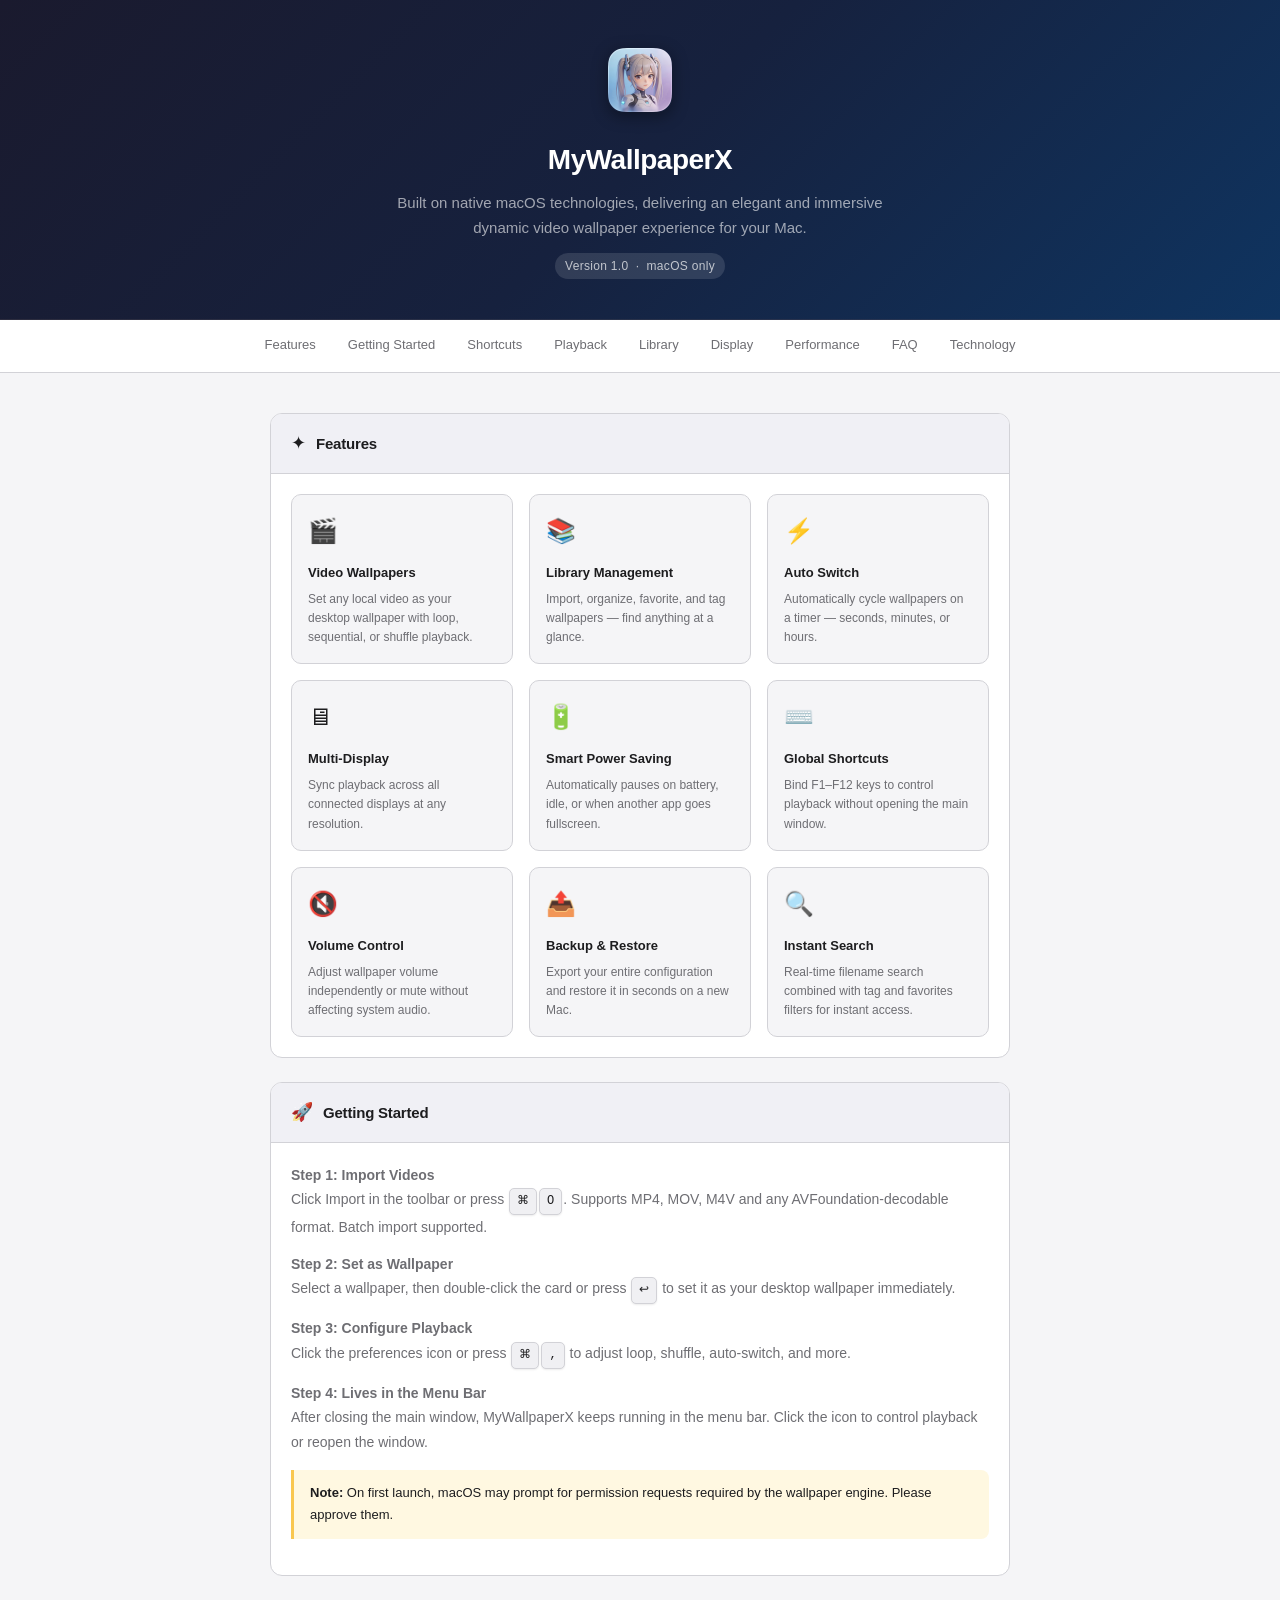
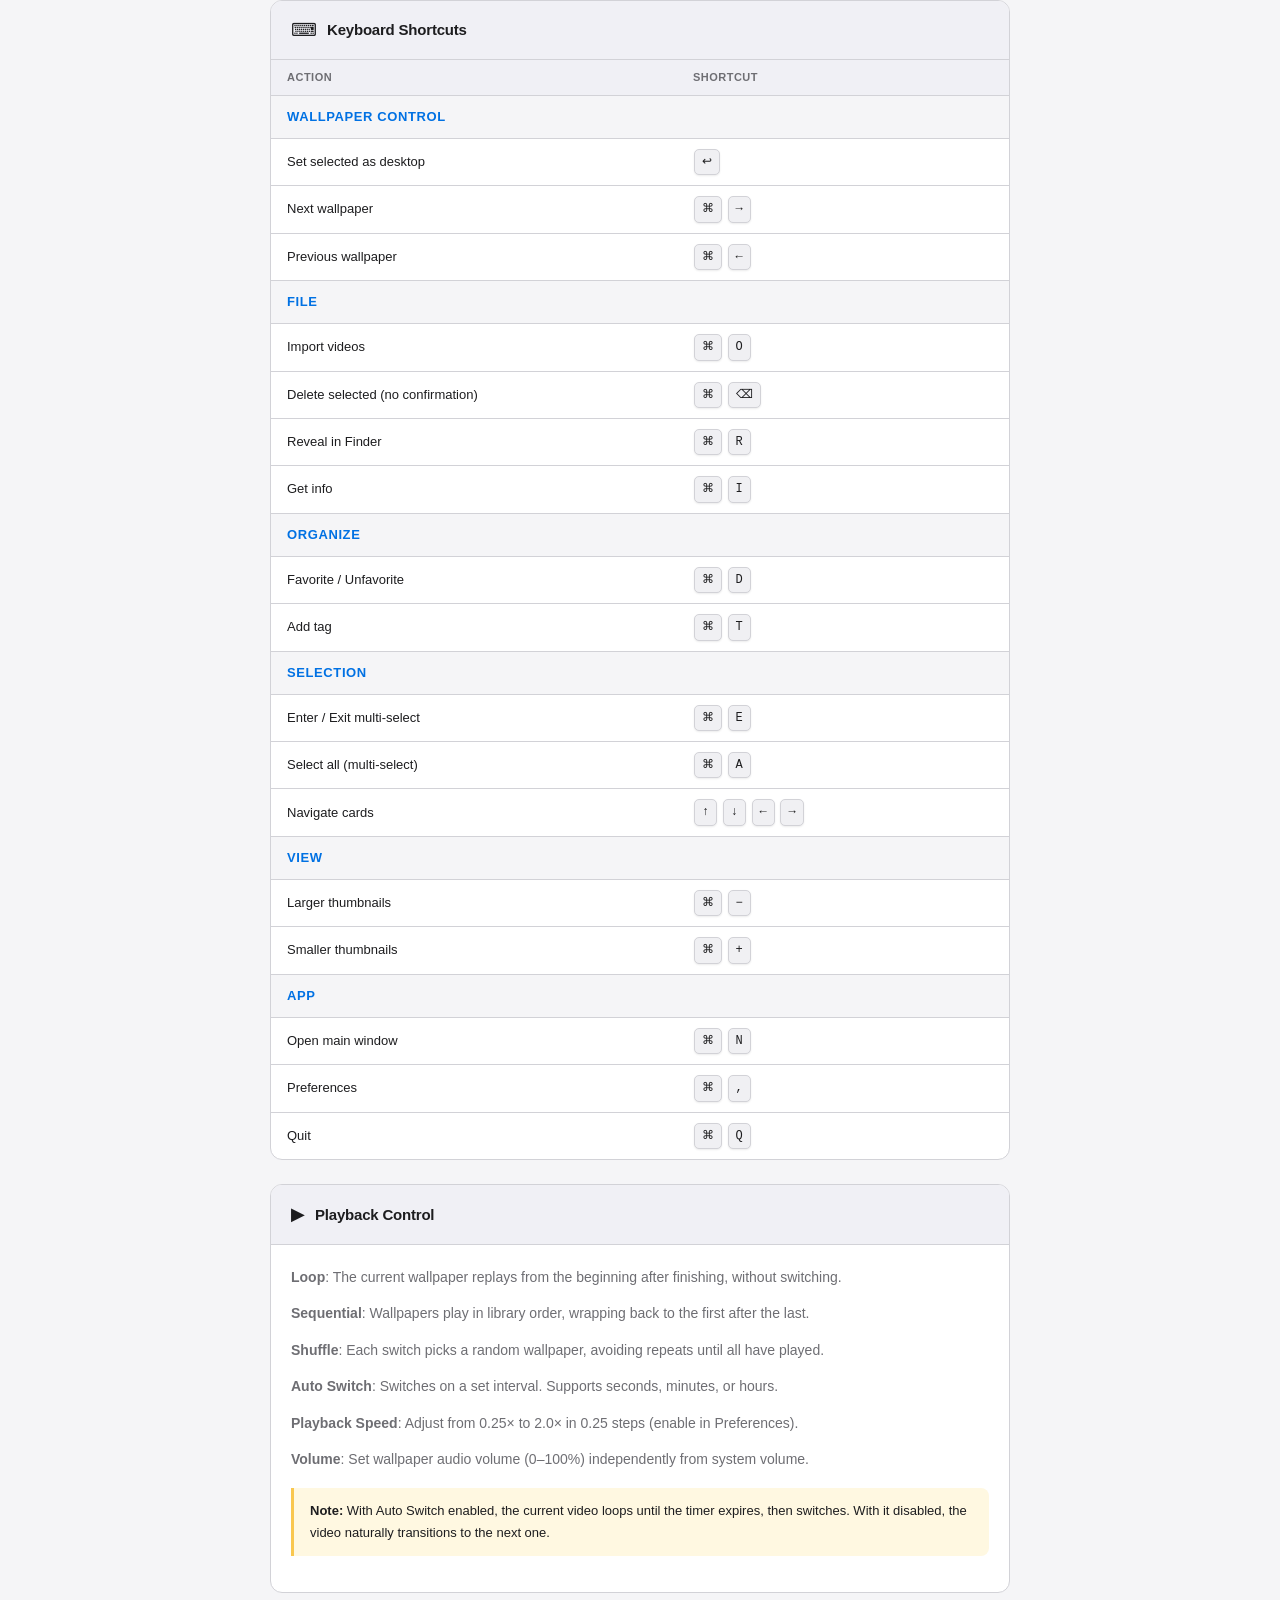
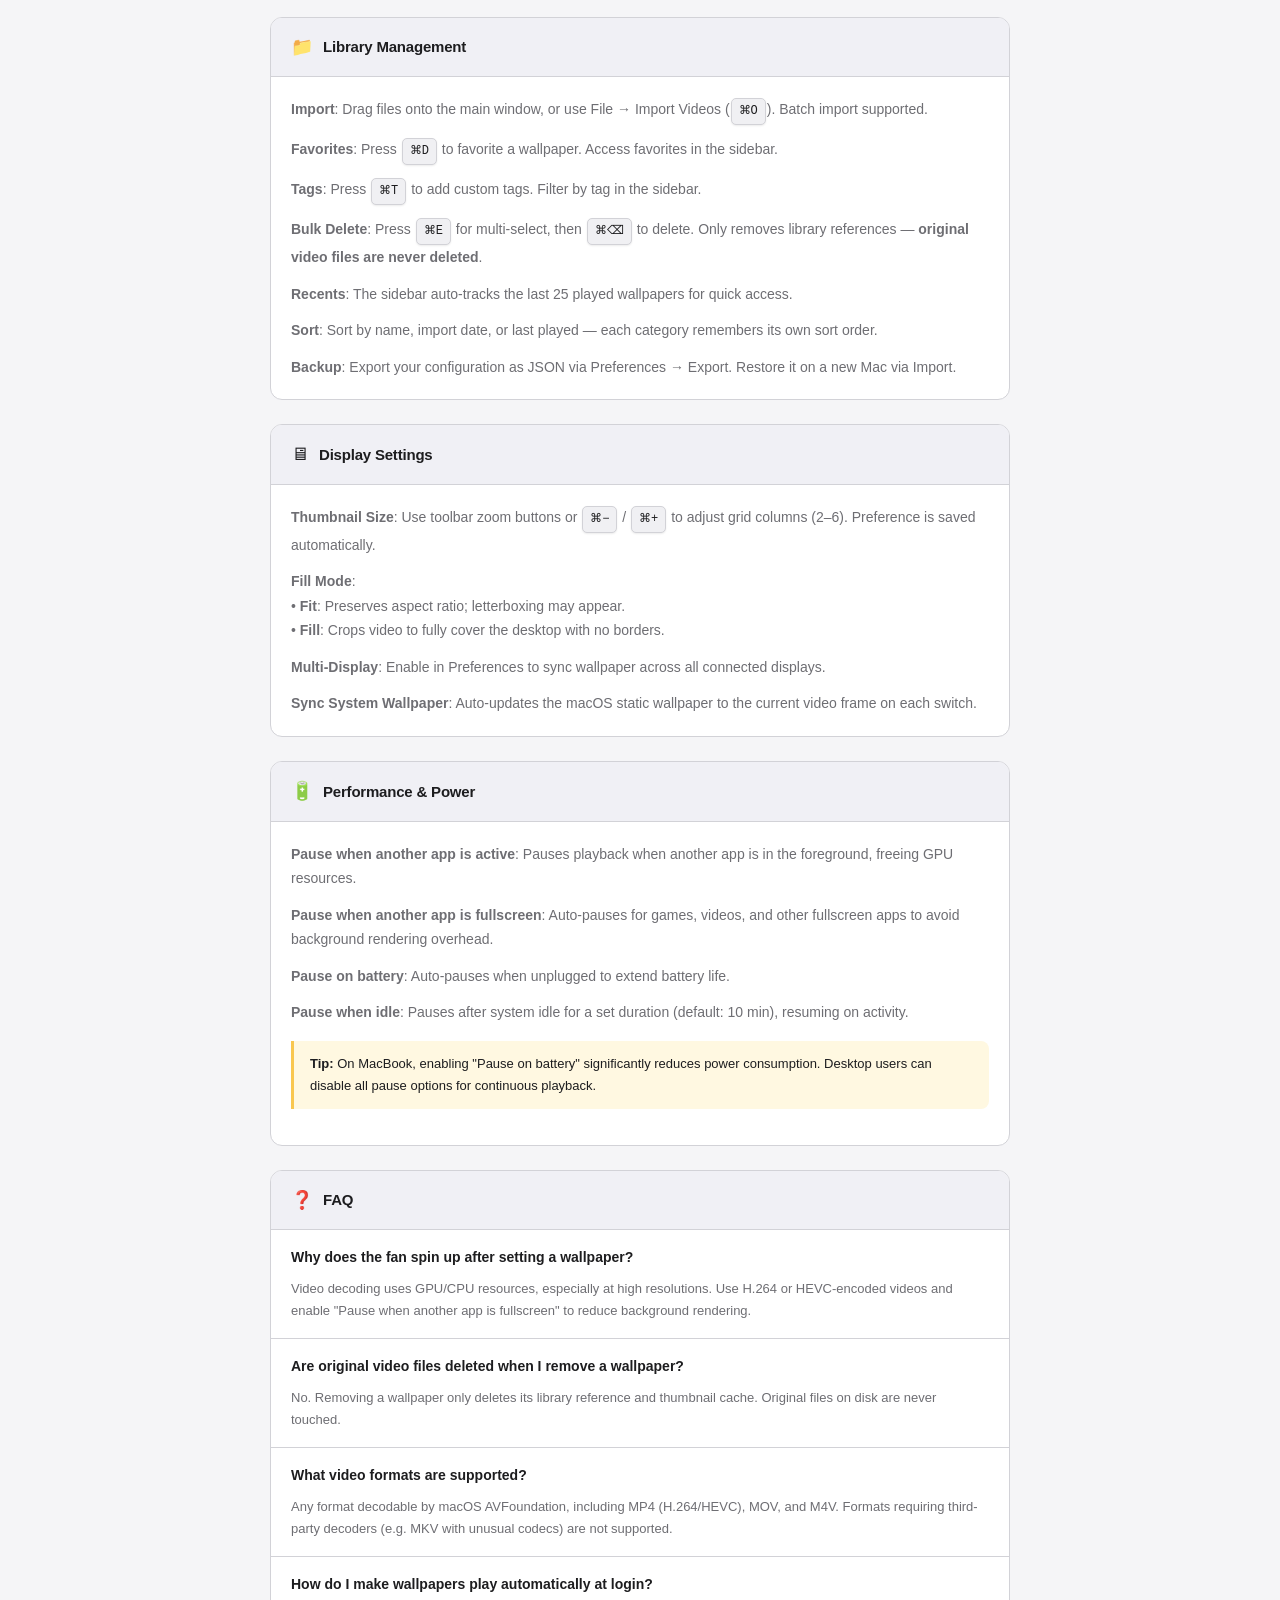
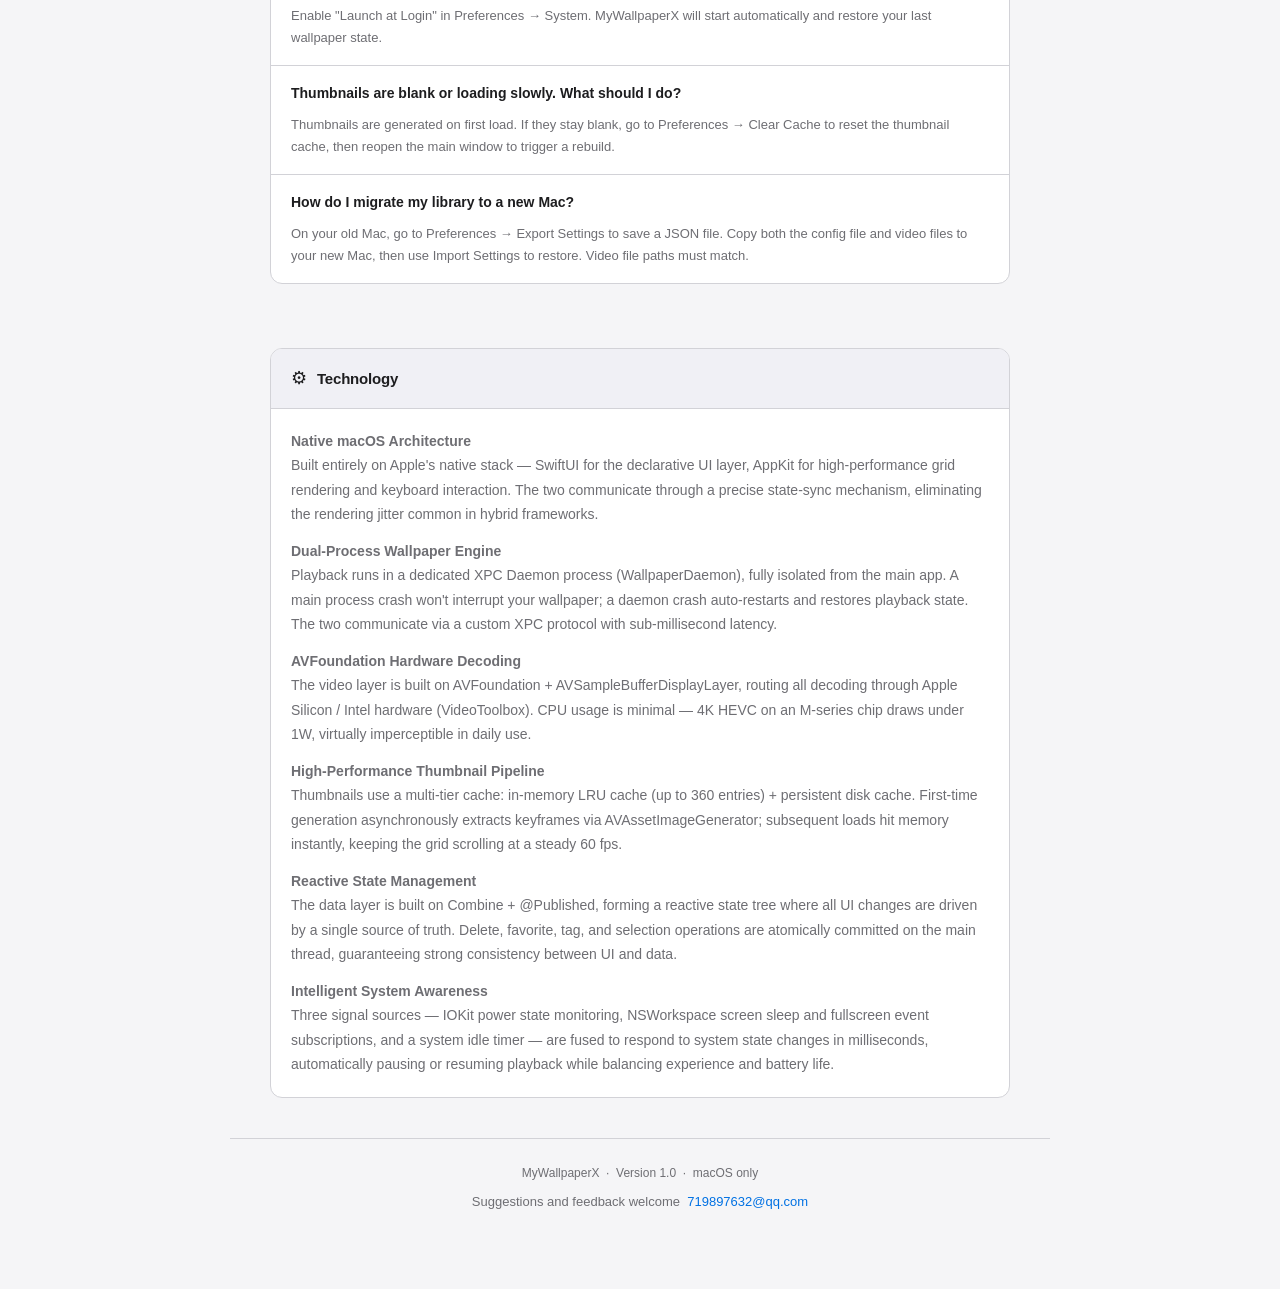
<file: MyWallpaperXHelp/en.lproj/index.html>
<!DOCTYPE html>
<html lang="en">
<head>
    <meta charset="UTF-8">
    <meta name="viewport" content="width=device-width, initial-scale=1.0">
    <meta name="AppleTitle" content="MyWallpaperX Help">
    <title>MyWallpaperX Help</title>
    <link rel="stylesheet" href="styles.css">
</head>
<body>

<div class="help-header">
    <img class="app-icon" src="icon.png" alt="MyWallpaperX">
    <h1>MyWallpaperX</h1>
    <div class="subtitle">Built on native macOS technologies, delivering an elegant and immersive<br>dynamic video wallpaper experience for your Mac.</div>
    <div class="version-badge">Version 1.0 &nbsp;·&nbsp; macOS only</div>
</div>

<nav class="toc">
    <a href="#features">Features</a>
    <a href="#getting-started">Getting Started</a>
    <a href="#shortcuts">Shortcuts</a>
    <a href="#playback">Playback</a>
    <a href="#library">Library</a>
    <a href="#display">Display</a>
    <a href="#performance">Performance</a>
    <a href="#faq">FAQ</a>
    <a href="#tech">Technology</a>
</nav>

<div class="content">

<div id="features" class="section">
    <div class="section-header"><span class="icon">✦</span><h2>Features</h2></div>
    <div class="feature-grid">
        <div class="feature-card"><span class="feature-icon">🎬</span><h3>Video Wallpapers</h3><p>Set any local video as your desktop wallpaper with loop, sequential, or shuffle playback.</p></div>
        <div class="feature-card"><span class="feature-icon">📚</span><h3>Library Management</h3><p>Import, organize, favorite, and tag wallpapers — find anything at a glance.</p></div>
        <div class="feature-card"><span class="feature-icon">⚡</span><h3>Auto Switch</h3><p>Automatically cycle wallpapers on a timer — seconds, minutes, or hours.</p></div>
        <div class="feature-card"><span class="feature-icon">🖥</span><h3>Multi-Display</h3><p>Sync playback across all connected displays at any resolution.</p></div>
        <div class="feature-card"><span class="feature-icon">🔋</span><h3>Smart Power Saving</h3><p>Automatically pauses on battery, idle, or when another app goes fullscreen.</p></div>
        <div class="feature-card"><span class="feature-icon">⌨️</span><h3>Global Shortcuts</h3><p>Bind F1–F12 keys to control playback without opening the main window.</p></div>
        <div class="feature-card"><span class="feature-icon">🔇</span><h3>Volume Control</h3><p>Adjust wallpaper volume independently or mute without affecting system audio.</p></div>
        <div class="feature-card"><span class="feature-icon">📤</span><h3>Backup &amp; Restore</h3><p>Export your entire configuration and restore it in seconds on a new Mac.</p></div>
        <div class="feature-card"><span class="feature-icon">🔍</span><h3>Instant Search</h3><p>Real-time filename search combined with tag and favorites filters for instant access.</p></div>
    </div>
</div>

<div id="getting-started" class="section">
    <div class="section-header"><span class="icon">🚀</span><h2>Getting Started</h2></div>
    <div class="section-body">
        <p><strong>Step 1: Import Videos</strong><br>Click Import in the toolbar or press <span class="key">⌘</span><span class="key">O</span>. Supports MP4, MOV, M4V and any AVFoundation-decodable format. Batch import supported.</p>
        <p><strong>Step 2: Set as Wallpaper</strong><br>Select a wallpaper, then double-click the card or press <span class="key">↩</span> to set it as your desktop wallpaper immediately.</p>
        <p><strong>Step 3: Configure Playback</strong><br>Click the preferences icon or press <span class="key">⌘</span><span class="key">,</span> to adjust loop, shuffle, auto-switch, and more.</p>
        <p><strong>Step 4: Lives in the Menu Bar</strong><br>After closing the main window, MyWallpaperX keeps running in the menu bar. Click the icon to control playback or reopen the window.</p>
        <div class="note-box"><strong>Note:</strong> On first launch, macOS may prompt for permission requests required by the wallpaper engine. Please approve them.</div>
    </div>
</div>

<div id="shortcuts" class="section">
    <div class="section-header"><span class="icon">⌨</span><h2>Keyboard Shortcuts</h2></div>
    <table class="shortcut-table">
        <thead><tr><th style="width:55%">Action</th><th>Shortcut</th></tr></thead>
        <tbody>
            <tr><td class="shortcut-group" colspan="2">Wallpaper Control</td></tr>
            <tr><td class="action">Set selected as desktop</td><td class="keys"><span class="key">↩</span></td></tr>
            <tr><td class="action">Next wallpaper</td><td class="keys"><span class="key">⌘</span> <span class="key">→</span></td></tr>
            <tr><td class="action">Previous wallpaper</td><td class="keys"><span class="key">⌘</span> <span class="key">←</span></td></tr>
            <tr><td class="shortcut-group" colspan="2">File</td></tr>
            <tr><td class="action">Import videos</td><td class="keys"><span class="key">⌘</span> <span class="key">O</span></td></tr>
            <tr><td class="action">Delete selected (no confirmation)</td><td class="keys"><span class="key">⌘</span> <span class="key">⌫</span></td></tr>
            <tr><td class="action">Reveal in Finder</td><td class="keys"><span class="key">⌘</span> <span class="key">R</span></td></tr>
            <tr><td class="action">Get info</td><td class="keys"><span class="key">⌘</span> <span class="key">I</span></td></tr>
            <tr><td class="shortcut-group" colspan="2">Organize</td></tr>
            <tr><td class="action">Favorite / Unfavorite</td><td class="keys"><span class="key">⌘</span> <span class="key">D</span></td></tr>
            <tr><td class="action">Add tag</td><td class="keys"><span class="key">⌘</span> <span class="key">T</span></td></tr>
            <tr><td class="shortcut-group" colspan="2">Selection</td></tr>
            <tr><td class="action">Enter / Exit multi-select</td><td class="keys"><span class="key">⌘</span> <span class="key">E</span></td></tr>
            <tr><td class="action">Select all (multi-select)</td><td class="keys"><span class="key">⌘</span> <span class="key">A</span></td></tr>
            <tr><td class="action">Navigate cards</td><td class="keys"><span class="key">↑</span> <span class="key">↓</span> <span class="key">←</span> <span class="key">→</span></td></tr>
            <tr><td class="shortcut-group" colspan="2">View</td></tr>
            <tr><td class="action">Larger thumbnails</td><td class="keys"><span class="key">⌘</span> <span class="key">−</span></td></tr>
            <tr><td class="action">Smaller thumbnails</td><td class="keys"><span class="key">⌘</span> <span class="key">+</span></td></tr>
            <tr><td class="shortcut-group" colspan="2">App</td></tr>
            <tr><td class="action">Open main window</td><td class="keys"><span class="key">⌘</span> <span class="key">N</span></td></tr>
            <tr><td class="action">Preferences</td><td class="keys"><span class="key">⌘</span> <span class="key">,</span></td></tr>
            <tr><td class="action">Quit</td><td class="keys"><span class="key">⌘</span> <span class="key">Q</span></td></tr>
        </tbody>
    </table>
</div>

<div id="playback" class="section">
    <div class="section-header"><span class="icon">▶</span><h2>Playback Control</h2></div>
    <div class="section-body">
        <p><strong>Loop</strong>: The current wallpaper replays from the beginning after finishing, without switching.</p>
        <p><strong>Sequential</strong>: Wallpapers play in library order, wrapping back to the first after the last.</p>
        <p><strong>Shuffle</strong>: Each switch picks a random wallpaper, avoiding repeats until all have played.</p>
        <p><strong>Auto Switch</strong>: Switches on a set interval. Supports seconds, minutes, or hours.</p>
        <p><strong>Playback Speed</strong>: Adjust from 0.25× to 2.0× in 0.25 steps (enable in Preferences).</p>
        <p><strong>Volume</strong>: Set wallpaper audio volume (0–100%) independently from system volume.</p>
        <div class="note-box"><strong>Note:</strong> With Auto Switch enabled, the current video loops until the timer expires, then switches. With it disabled, the video naturally transitions to the next one.</div>
    </div>
</div>

<div id="library" class="section">
    <div class="section-header"><span class="icon">📁</span><h2>Library Management</h2></div>
    <div class="section-body">
        <p><strong>Import</strong>: Drag files onto the main window, or use File → Import Videos (<span class="key">⌘O</span>). Batch import supported.</p>
        <p><strong>Favorites</strong>: Press <span class="key">⌘D</span> to favorite a wallpaper. Access favorites in the sidebar.</p>
        <p><strong>Tags</strong>: Press <span class="key">⌘T</span> to add custom tags. Filter by tag in the sidebar.</p>
        <p><strong>Bulk Delete</strong>: Press <span class="key">⌘E</span> for multi-select, then <span class="key">⌘⌫</span> to delete. Only removes library references — <strong>original video files are never deleted</strong>.</p>
        <p><strong>Recents</strong>: The sidebar auto-tracks the last 25 played wallpapers for quick access.</p>
        <p><strong>Sort</strong>: Sort by name, import date, or last played — each category remembers its own sort order.</p>
        <p><strong>Backup</strong>: Export your configuration as JSON via Preferences → Export. Restore it on a new Mac via Import.</p>
    </div>
</div>

<div id="display" class="section">
    <div class="section-header"><span class="icon">🖥</span><h2>Display Settings</h2></div>
    <div class="section-body">
        <p><strong>Thumbnail Size</strong>: Use toolbar zoom buttons or <span class="key">⌘−</span> / <span class="key">⌘+</span> to adjust grid columns (2–6). Preference is saved automatically.</p>
        <p><strong>Fill Mode</strong>:<br>
        • <strong>Fit</strong>: Preserves aspect ratio; letterboxing may appear.<br>
        • <strong>Fill</strong>: Crops video to fully cover the desktop with no borders.</p>
        <p><strong>Multi-Display</strong>: Enable in Preferences to sync wallpaper across all connected displays.</p>
        <p><strong>Sync System Wallpaper</strong>: Auto-updates the macOS static wallpaper to the current video frame on each switch.</p>
    </div>
</div>

<div id="performance" class="section">
    <div class="section-header"><span class="icon">🔋</span><h2>Performance &amp; Power</h2></div>
    <div class="section-body">
        <p><strong>Pause when another app is active</strong>: Pauses playback when another app is in the foreground, freeing GPU resources.</p>
        <p><strong>Pause when another app is fullscreen</strong>: Auto-pauses for games, videos, and other fullscreen apps to avoid background rendering overhead.</p>
        <p><strong>Pause on battery</strong>: Auto-pauses when unplugged to extend battery life.</p>
        <p><strong>Pause when idle</strong>: Pauses after system idle for a set duration (default: 10 min), resuming on activity.</p>
        <div class="note-box"><strong>Tip:</strong> On MacBook, enabling "Pause on battery" significantly reduces power consumption. Desktop users can disable all pause options for continuous playback.</div>
    </div>
</div>

<div id="faq" class="section">
    <div class="section-header"><span class="icon">❓</span><h2>FAQ</h2></div>
    <div class="faq-item">
        <h3>Why does the fan spin up after setting a wallpaper?</h3>
        <p>Video decoding uses GPU/CPU resources, especially at high resolutions. Use H.264 or HEVC-encoded videos and enable "Pause when another app is fullscreen" to reduce background rendering.</p>
    </div>
    <div class="faq-item">
        <h3>Are original video files deleted when I remove a wallpaper?</h3>
        <p>No. Removing a wallpaper only deletes its library reference and thumbnail cache. Original files on disk are never touched.</p>
    </div>
    <div class="faq-item">
        <h3>What video formats are supported?</h3>
        <p>Any format decodable by macOS AVFoundation, including MP4 (H.264/HEVC), MOV, and M4V. Formats requiring third-party decoders (e.g. MKV with unusual codecs) are not supported.</p>
    </div>
    <div class="faq-item">
        <h3>How do I make wallpapers play automatically at login?</h3>
        <p>Enable "Launch at Login" in Preferences → System. MyWallpaperX will start automatically and restore your last wallpaper state.</p>
    </div>
    <div class="faq-item">
        <h3>Thumbnails are blank or loading slowly. What should I do?</h3>
        <p>Thumbnails are generated on first load. If they stay blank, go to Preferences → Clear Cache to reset the thumbnail cache, then reopen the main window to trigger a rebuild.</p>
    </div>
    <div class="faq-item">
        <h3>How do I migrate my library to a new Mac?</h3>
        <p>On your old Mac, go to Preferences → Export Settings to save a JSON file. Copy both the config file and video files to your new Mac, then use Import Settings to restore. Video file paths must match.</p>
    </div>
</div>

</div><!-- /content -->

<div class="content">
<div id="tech" class="section">
    <div class="section-header"><span class="icon">⚙</span><h2>Technology</h2></div>
    <div class="section-body">
        <p><strong>Native macOS Architecture</strong><br>
        Built entirely on Apple's native stack — SwiftUI for the declarative UI layer, AppKit for high-performance grid rendering and keyboard interaction. The two communicate through a precise state-sync mechanism, eliminating the rendering jitter common in hybrid frameworks.</p>

        <p><strong>Dual-Process Wallpaper Engine</strong><br>
        Playback runs in a dedicated XPC Daemon process (WallpaperDaemon), fully isolated from the main app. A main process crash won't interrupt your wallpaper; a daemon crash auto-restarts and restores playback state. The two communicate via a custom XPC protocol with sub-millisecond latency.</p>

        <p><strong>AVFoundation Hardware Decoding</strong><br>
        The video layer is built on AVFoundation + AVSampleBufferDisplayLayer, routing all decoding through Apple Silicon / Intel hardware (VideoToolbox). CPU usage is minimal — 4K HEVC on an M-series chip draws under 1W, virtually imperceptible in daily use.</p>

        <p><strong>High-Performance Thumbnail Pipeline</strong><br>
        Thumbnails use a multi-tier cache: in-memory LRU cache (up to 360 entries) + persistent disk cache. First-time generation asynchronously extracts keyframes via AVAssetImageGenerator; subsequent loads hit memory instantly, keeping the grid scrolling at a steady 60 fps.</p>

        <p><strong>Reactive State Management</strong><br>
        The data layer is built on Combine + @Published, forming a reactive state tree where all UI changes are driven by a single source of truth. Delete, favorite, tag, and selection operations are atomically committed on the main thread, guaranteeing strong consistency between UI and data.</p>

        <p><strong>Intelligent System Awareness</strong><br>
        Three signal sources — IOKit power state monitoring, NSWorkspace screen sleep and fullscreen event subscriptions, and a system idle timer — are fused to respond to system state changes in milliseconds, automatically pausing or resuming playback while balancing experience and battery life.</p>
    </div>
</div>
</div>

<div class="help-footer">
    <p>MyWallpaperX &nbsp;·&nbsp; Version 1.0 &nbsp;·&nbsp; macOS only</p>
    <p style="margin-top: 8px; font-size: 13px;">Suggestions and feedback welcome &nbsp;<a href="mailto:719897632@qq.com?subject=MyWallpaperX%20Feedback" style="color: var(--accent); text-decoration: none; font-weight: 500;">719897632@qq.com</a></p>
</div>

</body>
</html>
</file>
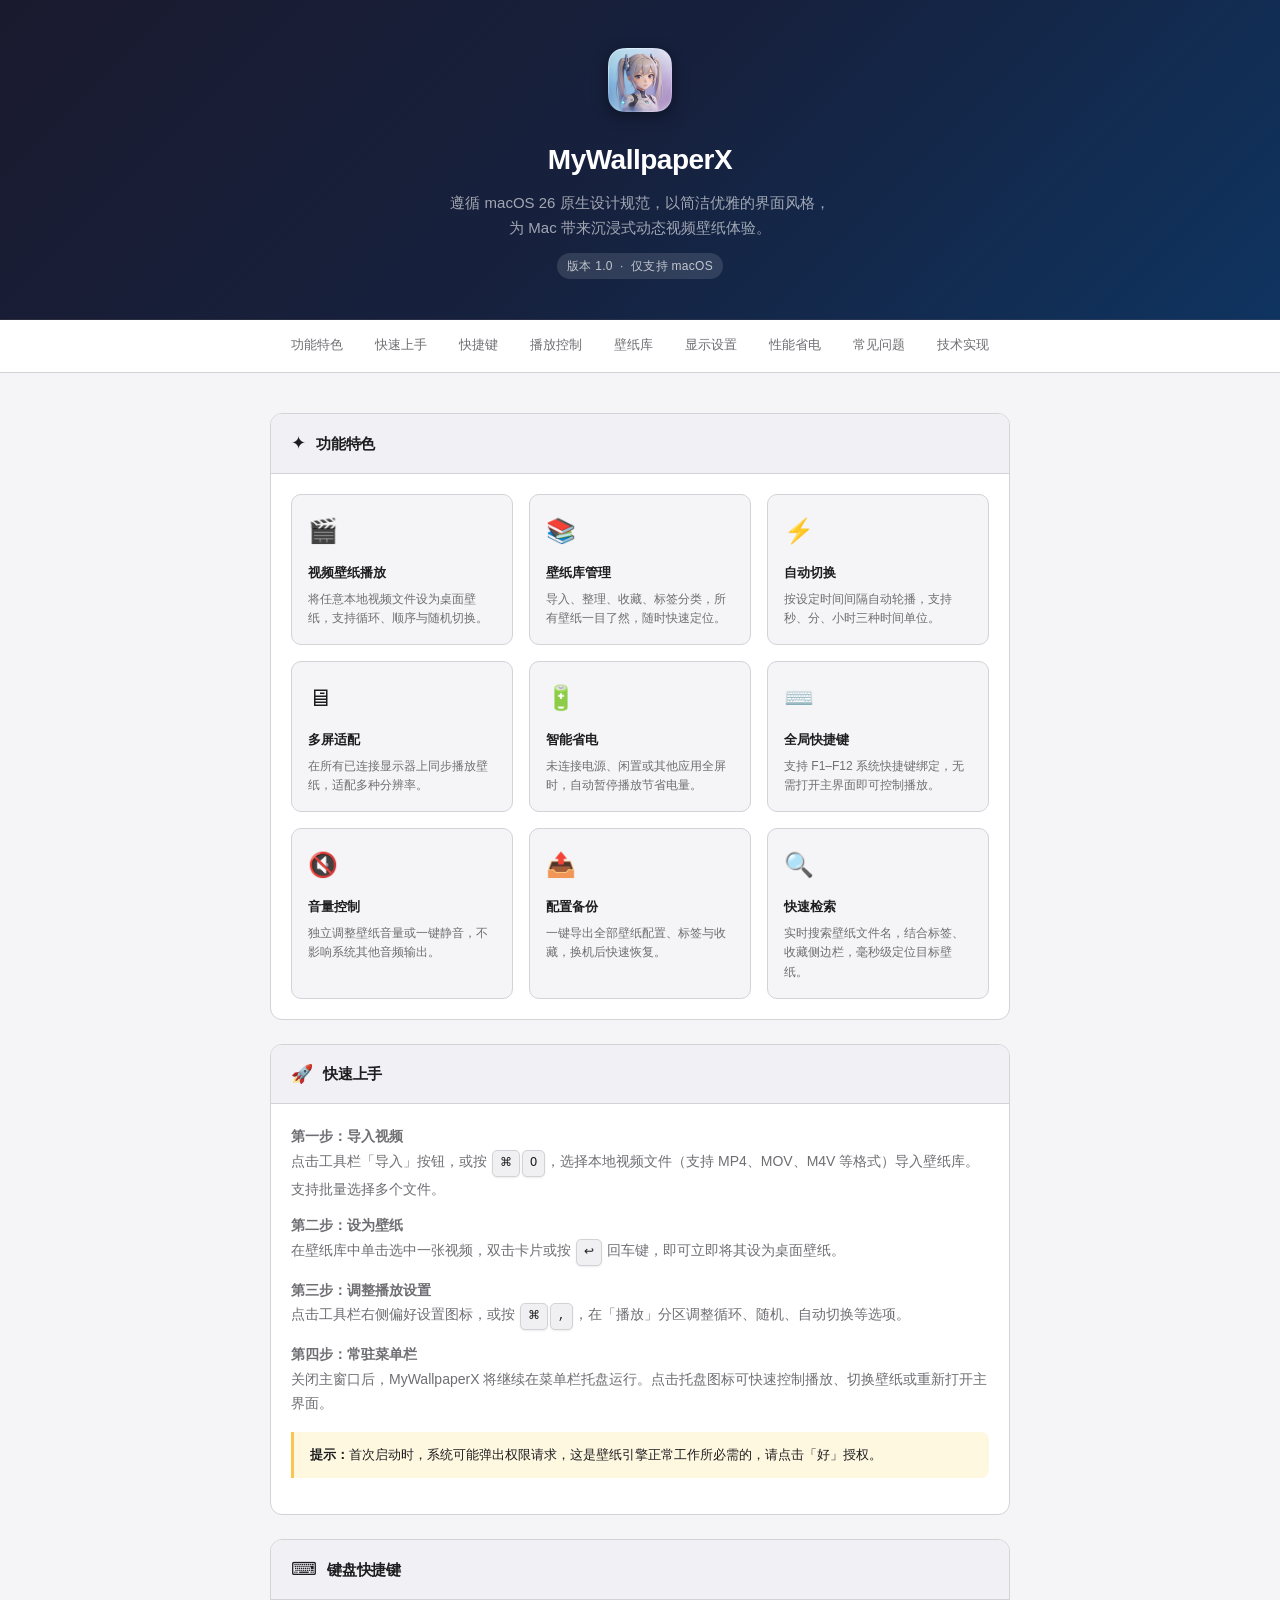
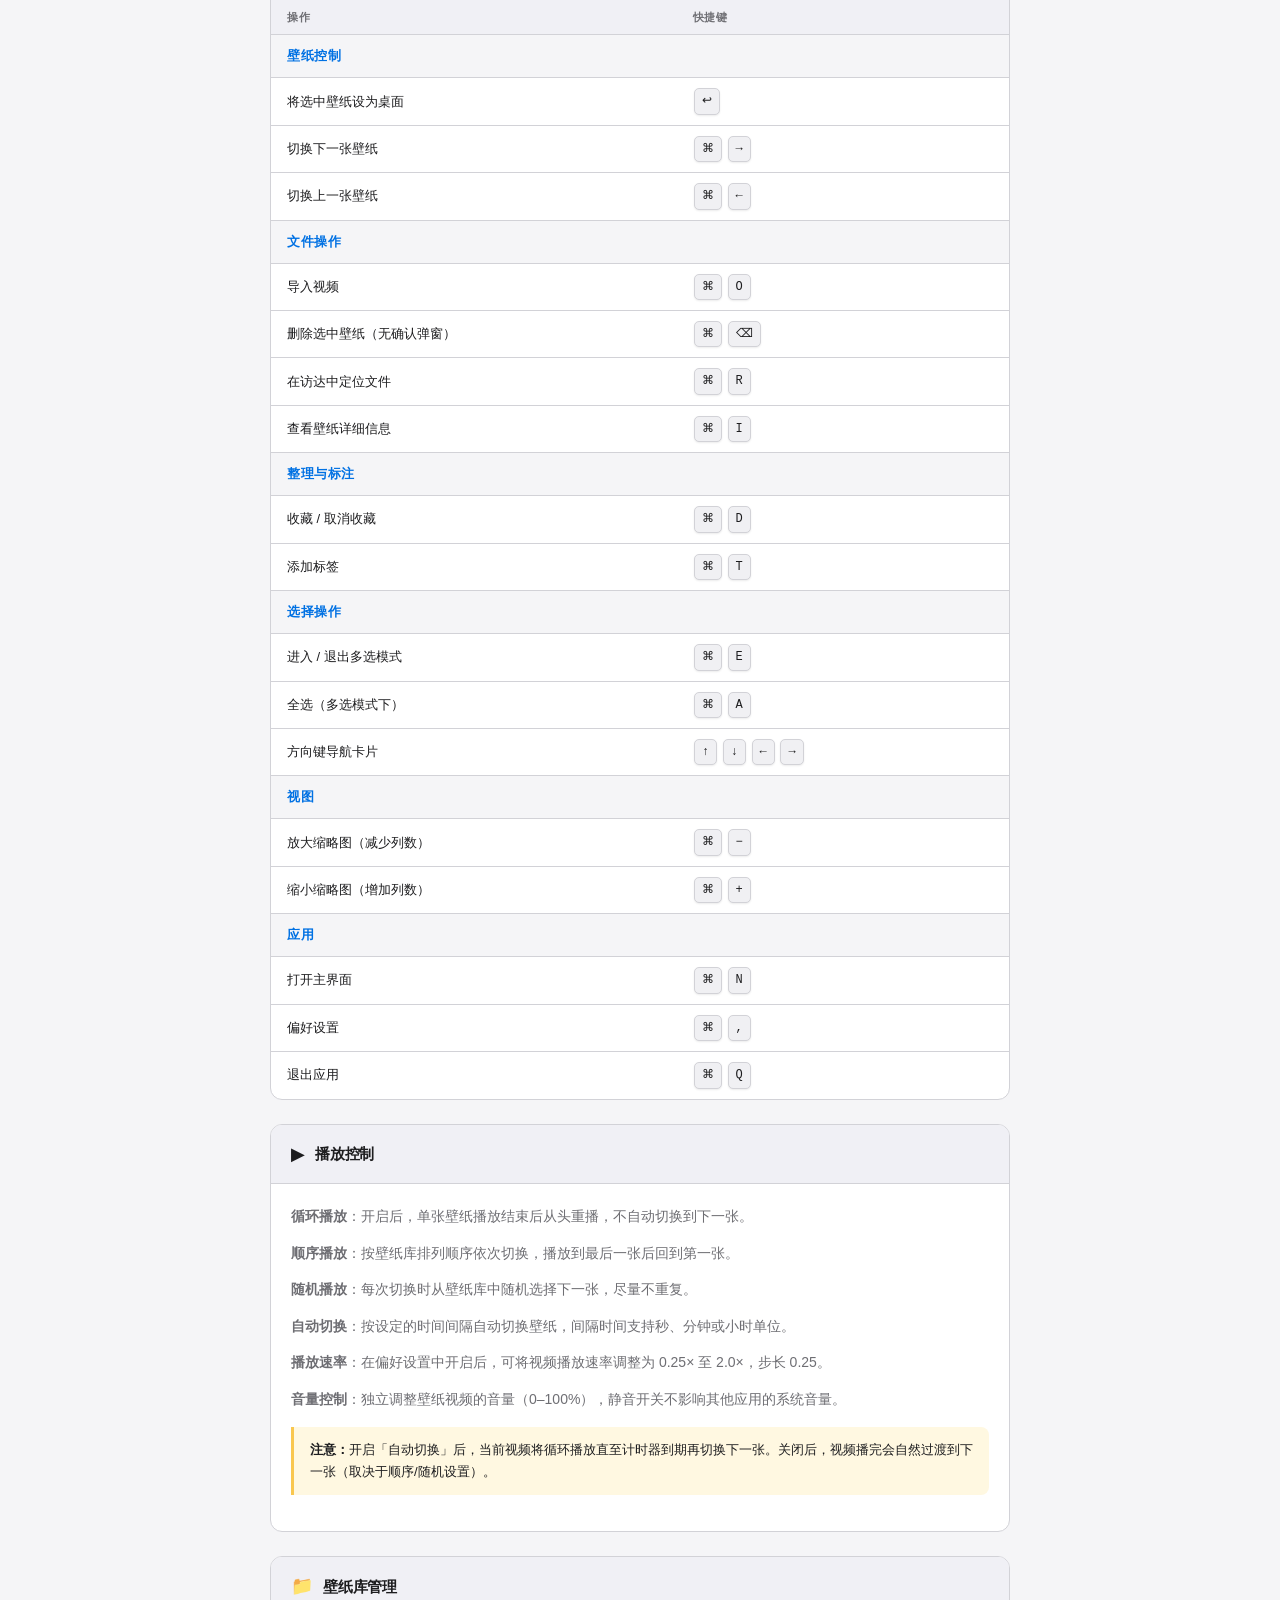
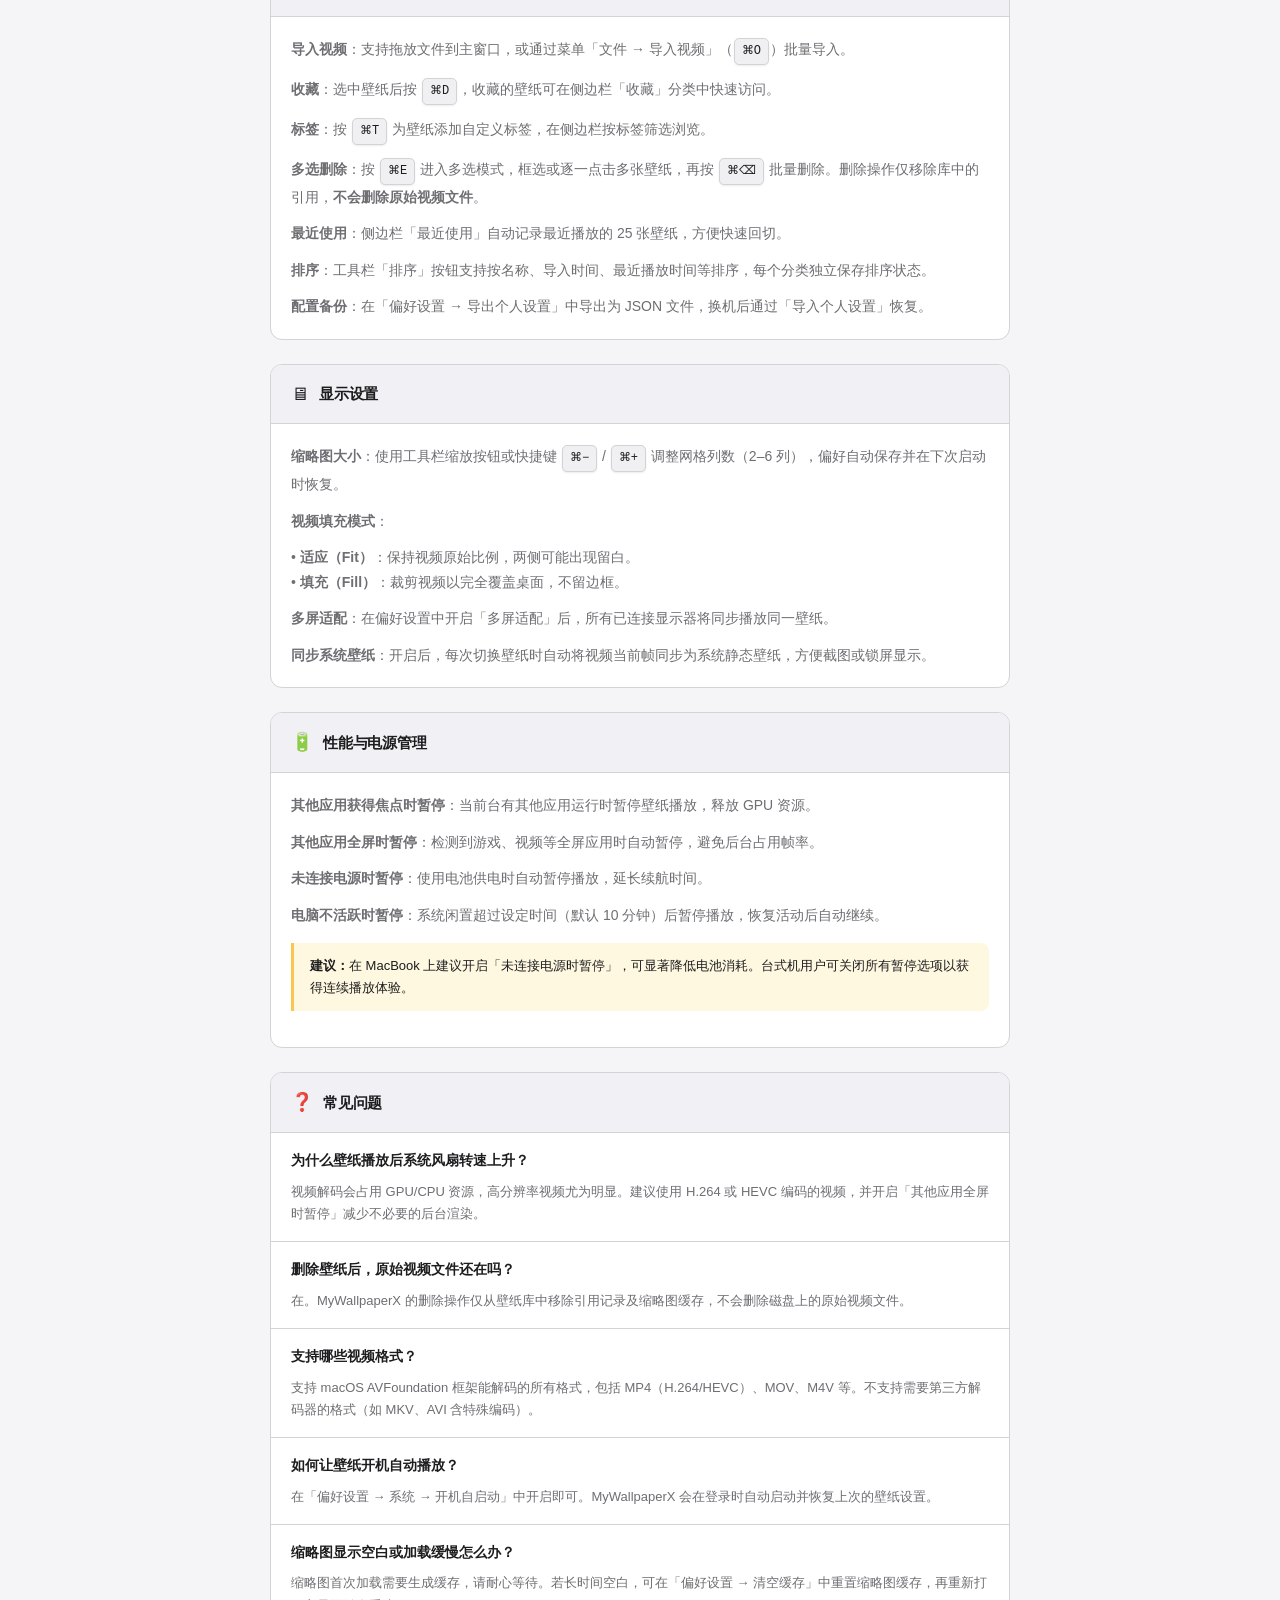
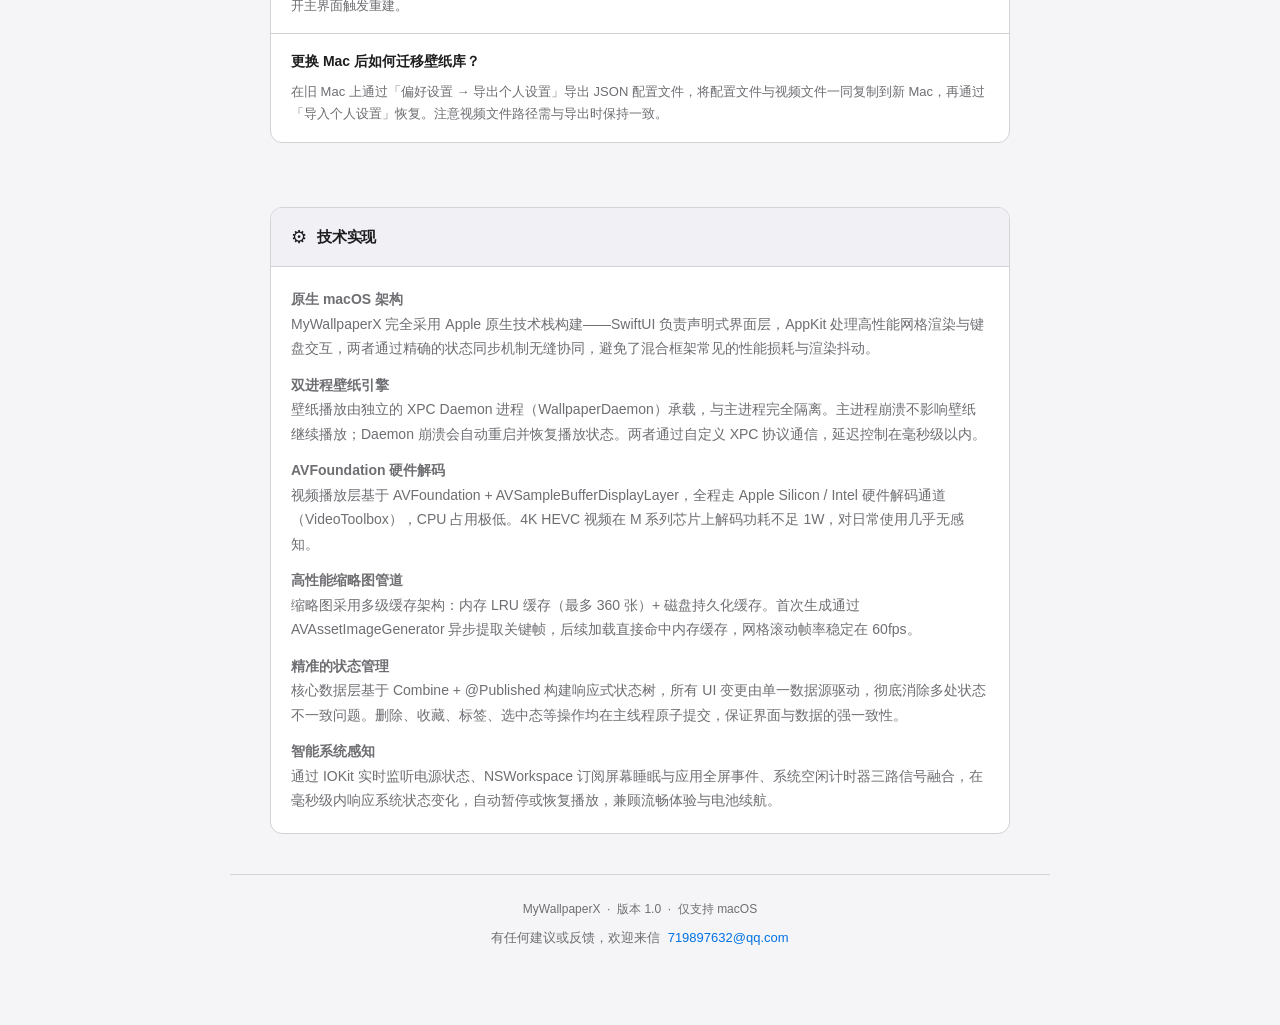
<file: MyWallpaperXHelp/zh-Hans.lproj/index.html>
<!DOCTYPE html>
<html lang="zh-Hans">
<head>
    <meta charset="UTF-8">
    <meta name="viewport" content="width=device-width, initial-scale=1.0">
    <meta name="AppleTitle" content="MyWallpaperX 帮助">
    <title>MyWallpaperX 帮助</title>
    <link rel="stylesheet" href="styles.css">
</head>
<body>

<!-- Header -->
<div class="help-header">
    <img class="app-icon" src="icon.png" alt="MyWallpaperX">
    <h1>MyWallpaperX</h1>
    <div class="subtitle">遵循 macOS 26 原生设计规范，以简洁优雅的界面风格，<br>为 Mac 带来沉浸式动态视频壁纸体验。</div>
    <div class="version-badge">版本 1.0 &nbsp;·&nbsp; 仅支持 macOS</div>
</div>

<!-- Navigation -->
<nav class="toc">
    <a href="#features">功能特色</a>
    <a href="#getting-started">快速上手</a>
    <a href="#shortcuts">快捷键</a>
    <a href="#playback">播放控制</a>
    <a href="#library">壁纸库</a>
    <a href="#display">显示设置</a>
    <a href="#performance">性能省电</a>
    <a href="#faq">常见问题</a>
    <a href="#tech">技术实现</a>
</nav>

<div class="content">

<!-- 功能特色 -->
<div id="features" class="section">
    <div class="section-header">
        <span class="icon">✦</span>
        <h2>功能特色</h2>
    </div>
    <div class="feature-grid">
        <div class="feature-card">
            <span class="feature-icon">🎬</span>
            <h3>视频壁纸播放</h3>
            <p>将任意本地视频文件设为桌面壁纸，支持循环、顺序与随机切换。</p>
        </div>
        <div class="feature-card">
            <span class="feature-icon">📚</span>
            <h3>壁纸库管理</h3>
            <p>导入、整理、收藏、标签分类，所有壁纸一目了然，随时快速定位。</p>
        </div>
        <div class="feature-card">
            <span class="feature-icon">⚡</span>
            <h3>自动切换</h3>
            <p>按设定时间间隔自动轮播，支持秒、分、小时三种时间单位。</p>
        </div>
        <div class="feature-card">
            <span class="feature-icon">🖥</span>
            <h3>多屏适配</h3>
            <p>在所有已连接显示器上同步播放壁纸，适配多种分辨率。</p>
        </div>
        <div class="feature-card">
            <span class="feature-icon">🔋</span>
            <h3>智能省电</h3>
            <p>未连接电源、闲置或其他应用全屏时，自动暂停播放节省电量。</p>
        </div>
        <div class="feature-card">
            <span class="feature-icon">⌨️</span>
            <h3>全局快捷键</h3>
            <p>支持 F1–F12 系统快捷键绑定，无需打开主界面即可控制播放。</p>
        </div>
        <div class="feature-card">
            <span class="feature-icon">🔇</span>
            <h3>音量控制</h3>
            <p>独立调整壁纸音量或一键静音，不影响系统其他音频输出。</p>
        </div>
        <div class="feature-card">
            <span class="feature-icon">📤</span>
            <h3>配置备份</h3>
            <p>一键导出全部壁纸配置、标签与收藏，换机后快速恢复。</p>
        </div>
        <div class="feature-card">
            <span class="feature-icon">🔍</span>
            <h3>快速检索</h3>
            <p>实时搜索壁纸文件名，结合标签、收藏侧边栏，毫秒级定位目标壁纸。</p>
        </div>
    </div>
</div>

<!-- 快速上手 -->
<div id="getting-started" class="section">
    <div class="section-header">
        <span class="icon">🚀</span>
        <h2>快速上手</h2>
    </div>
    <div class="section-body">
        <p><strong>第一步：导入视频</strong><br>
        点击工具栏「导入」按钮，或按 <span class="key">⌘</span><span class="key">O</span>，选择本地视频文件（支持 MP4、MOV、M4V 等格式）导入壁纸库。支持批量选择多个文件。</p>

        <p><strong>第二步：设为壁纸</strong><br>
        在壁纸库中单击选中一张视频，双击卡片或按 <span class="key">↩</span> 回车键，即可立即将其设为桌面壁纸。</p>

        <p><strong>第三步：调整播放设置</strong><br>
        点击工具栏右侧偏好设置图标，或按 <span class="key">⌘</span><span class="key">,</span>，在「播放」分区调整循环、随机、自动切换等选项。</p>

        <p><strong>第四步：常驻菜单栏</strong><br>
        关闭主窗口后，MyWallpaperX 将继续在菜单栏托盘运行。点击托盘图标可快速控制播放、切换壁纸或重新打开主界面。</p>

        <div class="note-box">
            <strong>提示：</strong>首次启动时，系统可能弹出权限请求，这是壁纸引擎正常工作所必需的，请点击「好」授权。
        </div>
    </div>
</div>

<!-- 快捷键 -->
<div id="shortcuts" class="section">
    <div class="section-header">
        <span class="icon">⌨</span>
        <h2>键盘快捷键</h2>
    </div>
    <table class="shortcut-table">
        <thead>
            <tr>
                <th style="width:55%">操作</th>
                <th>快捷键</th>
            </tr>
        </thead>
        <tbody>
            <tr><td class="shortcut-group" colspan="2">壁纸控制</td></tr>
            <tr><td class="action">将选中壁纸设为桌面</td><td class="keys"><span class="key">↩</span></td></tr>
            <tr><td class="action">切换下一张壁纸</td><td class="keys"><span class="key">⌘</span> <span class="key">→</span></td></tr>
            <tr><td class="action">切换上一张壁纸</td><td class="keys"><span class="key">⌘</span> <span class="key">←</span></td></tr>
            <tr><td class="shortcut-group" colspan="2">文件操作</td></tr>
            <tr><td class="action">导入视频</td><td class="keys"><span class="key">⌘</span> <span class="key">O</span></td></tr>
            <tr><td class="action">删除选中壁纸（无确认弹窗）</td><td class="keys"><span class="key">⌘</span> <span class="key">⌫</span></td></tr>
            <tr><td class="action">在访达中定位文件</td><td class="keys"><span class="key">⌘</span> <span class="key">R</span></td></tr>
            <tr><td class="action">查看壁纸详细信息</td><td class="keys"><span class="key">⌘</span> <span class="key">I</span></td></tr>
            <tr><td class="shortcut-group" colspan="2">整理与标注</td></tr>
            <tr><td class="action">收藏 / 取消收藏</td><td class="keys"><span class="key">⌘</span> <span class="key">D</span></td></tr>
            <tr><td class="action">添加标签</td><td class="keys"><span class="key">⌘</span> <span class="key">T</span></td></tr>
            <tr><td class="shortcut-group" colspan="2">选择操作</td></tr>
            <tr><td class="action">进入 / 退出多选模式</td><td class="keys"><span class="key">⌘</span> <span class="key">E</span></td></tr>
            <tr><td class="action">全选（多选模式下）</td><td class="keys"><span class="key">⌘</span> <span class="key">A</span></td></tr>
            <tr><td class="action">方向键导航卡片</td><td class="keys"><span class="key">↑</span> <span class="key">↓</span> <span class="key">←</span> <span class="key">→</span></td></tr>
            <tr><td class="shortcut-group" colspan="2">视图</td></tr>
            <tr><td class="action">放大缩略图（减少列数）</td><td class="keys"><span class="key">⌘</span> <span class="key">−</span></td></tr>
            <tr><td class="action">缩小缩略图（增加列数）</td><td class="keys"><span class="key">⌘</span> <span class="key">+</span></td></tr>
            <tr><td class="shortcut-group" colspan="2">应用</td></tr>
            <tr><td class="action">打开主界面</td><td class="keys"><span class="key">⌘</span> <span class="key">N</span></td></tr>
            <tr><td class="action">偏好设置</td><td class="keys"><span class="key">⌘</span> <span class="key">,</span></td></tr>
            <tr><td class="action">退出应用</td><td class="keys"><span class="key">⌘</span> <span class="key">Q</span></td></tr>
        </tbody>
    </table>
</div>

<!-- 播放控制 -->
<div id="playback" class="section">
    <div class="section-header">
        <span class="icon">▶</span>
        <h2>播放控制</h2>
    </div>
    <div class="section-body">
        <p><strong>循环播放</strong>：开启后，单张壁纸播放结束后从头重播，不自动切换到下一张。</p>
        <p><strong>顺序播放</strong>：按壁纸库排列顺序依次切换，播放到最后一张后回到第一张。</p>
        <p><strong>随机播放</strong>：每次切换时从壁纸库中随机选择下一张，尽量不重复。</p>
        <p><strong>自动切换</strong>：按设定的时间间隔自动切换壁纸，间隔时间支持秒、分钟或小时单位。</p>
        <p><strong>播放速率</strong>：在偏好设置中开启后，可将视频播放速率调整为 0.25× 至 2.0×，步长 0.25。</p>
        <p><strong>音量控制</strong>：独立调整壁纸视频的音量（0–100%），静音开关不影响其他应用的系统音量。</p>
        <div class="note-box">
            <strong>注意：</strong>开启「自动切换」后，当前视频将循环播放直至计时器到期再切换下一张。关闭后，视频播完会自然过渡到下一张（取决于顺序/随机设置）。
        </div>
    </div>
</div>

<!-- 壁纸库管理 -->
<div id="library" class="section">
    <div class="section-header">
        <span class="icon">📁</span>
        <h2>壁纸库管理</h2>
    </div>
    <div class="section-body">
        <p><strong>导入视频</strong>：支持拖放文件到主窗口，或通过菜单「文件 → 导入视频」（<span class="key">⌘O</span>）批量导入。</p>
        <p><strong>收藏</strong>：选中壁纸后按 <span class="key">⌘D</span>，收藏的壁纸可在侧边栏「收藏」分类中快速访问。</p>
        <p><strong>标签</strong>：按 <span class="key">⌘T</span> 为壁纸添加自定义标签，在侧边栏按标签筛选浏览。</p>
        <p><strong>多选删除</strong>：按 <span class="key">⌘E</span> 进入多选模式，框选或逐一点击多张壁纸，再按 <span class="key">⌘⌫</span> 批量删除。删除操作仅移除库中的引用，<strong>不会删除原始视频文件</strong>。</p>
        <p><strong>最近使用</strong>：侧边栏「最近使用」自动记录最近播放的 25 张壁纸，方便快速回切。</p>
        <p><strong>排序</strong>：工具栏「排序」按钮支持按名称、导入时间、最近播放时间等排序，每个分类独立保存排序状态。</p>
        <p><strong>配置备份</strong>：在「偏好设置 → 导出个人设置」中导出为 JSON 文件，换机后通过「导入个人设置」恢复。</p>
    </div>
</div>

<!-- 显示设置 -->
<div id="display" class="section">
    <div class="section-header">
        <span class="icon">🖥</span>
        <h2>显示设置</h2>
    </div>
    <div class="section-body">
        <p><strong>缩略图大小</strong>：使用工具栏缩放按钮或快捷键 <span class="key">⌘−</span> / <span class="key">⌘+</span> 调整网格列数（2–6 列），偏好自动保存并在下次启动时恢复。</p>
        <p><strong>视频填充模式</strong>：</p>
        <p>• <strong>适应（Fit）</strong>：保持视频原始比例，两侧可能出现留白。<br>
           • <strong>填充（Fill）</strong>：裁剪视频以完全覆盖桌面，不留边框。</p>
        <p><strong>多屏适配</strong>：在偏好设置中开启「多屏适配」后，所有已连接显示器将同步播放同一壁纸。</p>
        <p><strong>同步系统壁纸</strong>：开启后，每次切换壁纸时自动将视频当前帧同步为系统静态壁纸，方便截图或锁屏显示。</p>
    </div>
</div>

<!-- 性能与电源 -->
<div id="performance" class="section">
    <div class="section-header">
        <span class="icon">🔋</span>
        <h2>性能与电源管理</h2>
    </div>
    <div class="section-body">
        <p><strong>其他应用获得焦点时暂停</strong>：当前台有其他应用运行时暂停壁纸播放，释放 GPU 资源。</p>
        <p><strong>其他应用全屏时暂停</strong>：检测到游戏、视频等全屏应用时自动暂停，避免后台占用帧率。</p>
        <p><strong>未连接电源时暂停</strong>：使用电池供电时自动暂停播放，延长续航时间。</p>
        <p><strong>电脑不活跃时暂停</strong>：系统闲置超过设定时间（默认 10 分钟）后暂停播放，恢复活动后自动继续。</p>
        <div class="note-box">
            <strong>建议：</strong>在 MacBook 上建议开启「未连接电源时暂停」，可显著降低电池消耗。台式机用户可关闭所有暂停选项以获得连续播放体验。
        </div>
    </div>
</div>

<!-- 常见问题 -->
<div id="faq" class="section">
    <div class="section-header">
        <span class="icon">❓</span>
        <h2>常见问题</h2>
    </div>
    <div class="faq-item">
        <h3>为什么壁纸播放后系统风扇转速上升？</h3>
        <p>视频解码会占用 GPU/CPU 资源，高分辨率视频尤为明显。建议使用 H.264 或 HEVC 编码的视频，并开启「其他应用全屏时暂停」减少不必要的后台渲染。</p>
    </div>
    <div class="faq-item">
        <h3>删除壁纸后，原始视频文件还在吗？</h3>
        <p>在。MyWallpaperX 的删除操作仅从壁纸库中移除引用记录及缩略图缓存，不会删除磁盘上的原始视频文件。</p>
    </div>
    <div class="faq-item">
        <h3>支持哪些视频格式？</h3>
        <p>支持 macOS AVFoundation 框架能解码的所有格式，包括 MP4（H.264/HEVC）、MOV、M4V 等。不支持需要第三方解码器的格式（如 MKV、AVI 含特殊编码）。</p>
    </div>
    <div class="faq-item">
        <h3>如何让壁纸开机自动播放？</h3>
        <p>在「偏好设置 → 系统 → 开机自启动」中开启即可。MyWallpaperX 会在登录时自动启动并恢复上次的壁纸设置。</p>
    </div>
    <div class="faq-item">
        <h3>缩略图显示空白或加载缓慢怎么办？</h3>
        <p>缩略图首次加载需要生成缓存，请耐心等待。若长时间空白，可在「偏好设置 → 清空缓存」中重置缩略图缓存，再重新打开主界面触发重建。</p>
    </div>
    <div class="faq-item">
        <h3>更换 Mac 后如何迁移壁纸库？</h3>
        <p>在旧 Mac 上通过「偏好设置 → 导出个人设置」导出 JSON 配置文件，将配置文件与视频文件一同复制到新 Mac，再通过「导入个人设置」恢复。注意视频文件路径需与导出时保持一致。</p>
    </div>
</div>

</div><!-- /content -->

<!-- 技术实现 -->
<div class="content">
<div id="tech" class="section">
    <div class="section-header">
        <span class="icon">⚙</span>
        <h2>技术实现</h2>
    </div>
    <div class="section-body">
        <p><strong>原生 macOS 架构</strong><br>
        MyWallpaperX 完全采用 Apple 原生技术栈构建——SwiftUI 负责声明式界面层，AppKit 处理高性能网格渲染与键盘交互，两者通过精确的状态同步机制无缝协同，避免了混合框架常见的性能损耗与渲染抖动。</p>

        <p><strong>双进程壁纸引擎</strong><br>
        壁纸播放由独立的 XPC Daemon 进程（WallpaperDaemon）承载，与主进程完全隔离。主进程崩溃不影响壁纸继续播放；Daemon 崩溃会自动重启并恢复播放状态。两者通过自定义 XPC 协议通信，延迟控制在毫秒级以内。</p>

        <p><strong>AVFoundation 硬件解码</strong><br>
        视频播放层基于 AVFoundation + AVSampleBufferDisplayLayer，全程走 Apple Silicon / Intel 硬件解码通道（VideoToolbox），CPU 占用极低。4K HEVC 视频在 M 系列芯片上解码功耗不足 1W，对日常使用几乎无感知。</p>

        <p><strong>高性能缩略图管道</strong><br>
        缩略图采用多级缓存架构：内存 LRU 缓存（最多 360 张）+ 磁盘持久化缓存。首次生成通过 AVAssetImageGenerator 异步提取关键帧，后续加载直接命中内存缓存，网格滚动帧率稳定在 60fps。</p>

        <p><strong>精准的状态管理</strong><br>
        核心数据层基于 Combine + @Published 构建响应式状态树，所有 UI 变更由单一数据源驱动，彻底消除多处状态不一致问题。删除、收藏、标签、选中态等操作均在主线程原子提交，保证界面与数据的强一致性。</p>

        <p><strong>智能系统感知</strong><br>
        通过 IOKit 实时监听电源状态、NSWorkspace 订阅屏幕睡眠与应用全屏事件、系统空闲计时器三路信号融合，在毫秒级内响应系统状态变化，自动暂停或恢复播放，兼顾流畅体验与电池续航。</p>
    </div>
</div>
</div>

<div class="help-footer">
    <p>MyWallpaperX &nbsp;·&nbsp; 版本 1.0 &nbsp;·&nbsp; 仅支持 macOS</p>
    <p style="margin-top: 8px; font-size: 13px;">有任何建议或反馈，欢迎来信 &nbsp;<a href="mailto:719897632@qq.com?subject=MyWallpaperX%20反馈" style="color: var(--accent); text-decoration: none; font-weight: 500;">719897632@qq.com</a></p>
</div>

</body>
</html>
</file>
<file: MyWallpaperXHelp/en.lproj/styles.css>
/* MyWallpaperX Help Book Styles */

:root {
    --bg: #f5f5f7;
    --surface: #ffffff;
    --text-primary: #1d1d1f;
    --text-secondary: #6e6e73;
    --accent: #0071e3;
    --accent-hover: #0077ed;
    --border: #d2d2d7;
    --code-bg: #f0f0f3;
    --tag-bg: #e8f0fe;
    --tag-text: #1a73e8;
    --warning-bg: #fff8e1;
    --warning-border: #f9c74f;
    --section-header-bg: #f0f0f5;
}

@media (prefers-color-scheme: dark) {
    :root {
        --bg: #1c1c1e;
        --surface: #2c2c2e;
        --text-primary: #f5f5f7;
        --text-secondary: #98989d;
        --accent: #2997ff;
        --accent-hover: #4da3ff;
        --border: #3a3a3c;
        --code-bg: #3a3a3c;
        --tag-bg: #1c3557;
        --tag-text: #5aabff;
        --warning-bg: #2c2200;
        --warning-border: #b8860b;
        --section-header-bg: #2c2c2e;
    }
}

* {
    box-sizing: border-box;
    margin: 0;
    padding: 0;
}

html {
    font-size: 16px;
    -webkit-font-smoothing: antialiased;
}

body {
    font-family: -apple-system, 'PingFang SC', 'Helvetica Neue', sans-serif;
    background: var(--bg);
    color: var(--text-primary);
    line-height: 1.7;
    padding: 0 0 60px;
}

/* Header */
.help-header {
    background: linear-gradient(135deg, #1a1a2e 0%, #16213e 50%, #0f3460 100%);
    color: #fff;
    padding: 48px 40px 40px;
    border-bottom: 1px solid rgba(255,255,255,0.08);
    text-align: center;
}

.help-header .app-icon {
    width: 64px;
    height: 64px;
    border-radius: 14px;
    margin-bottom: 16px;
    box-shadow: 0 4px 16px rgba(0,0,0,0.4);
}

.help-header h1 {
    font-size: 28px;
    font-weight: 700;
    letter-spacing: -0.5px;
    margin-bottom: 6px;
}

.help-header .subtitle {
    font-size: 15px;
    color: rgba(255,255,255,0.6);
    font-weight: 400;
}

.help-header .version-badge {
    display: inline-block;
    margin-top: 12px;
    padding: 3px 10px;
    background: rgba(255,255,255,0.12);
    border-radius: 20px;
    font-size: 12px;
    color: rgba(255,255,255,0.7);
    letter-spacing: 0.3px;
}

/* Navigation TOC */
.toc {
    background: var(--surface);
    border-bottom: 1px solid var(--border);
    padding: 0 40px;
    display: flex;
    gap: 0;
    overflow-x: auto;
    position: sticky;
    top: 0;
    z-index: 100;
    -webkit-backdrop-filter: blur(10px);
    backdrop-filter: blur(10px);
    justify-content: center;
}

.toc a {
    display: block;
    padding: 14px 16px;
    font-size: 13px;
    color: var(--text-secondary);
    text-decoration: none;
    white-space: nowrap;
    border-bottom: 2px solid transparent;
    transition: color 0.15s, border-color 0.15s;
}

.toc a:hover {
    color: var(--accent);
    border-bottom-color: var(--accent);
}

/* Content */
.content {
    max-width: 820px;
    margin: 0 auto;
    padding: 40px 40px 0;
}

/* Section */
.section {
    background: var(--surface);
    border-radius: 12px;
    border: 1px solid var(--border);
    margin-bottom: 24px;
    overflow: hidden;
}

.section-header {
    background: var(--section-header-bg);
    padding: 14px 20px;
    border-bottom: 1px solid var(--border);
    display: flex;
    align-items: center;
    gap: 10px;
}

.section-header .icon {
    font-size: 18px;
}

.section-header h2 {
    font-size: 15px;
    font-weight: 600;
    color: var(--text-primary);
    letter-spacing: -0.2px;
}

.section-body {
    padding: 20px;
}

.section-body p {
    font-size: 14px;
    color: var(--text-secondary);
    margin-bottom: 12px;
    line-height: 1.75;
}

.section-body p:last-child {
    margin-bottom: 0;
}

/* Feature Grid */
.feature-grid {
    display: grid;
    grid-template-columns: repeat(auto-fill, minmax(220px, 1fr));
    gap: 16px;
    padding: 20px;
}

.feature-card {
    background: var(--bg);
    border: 1px solid var(--border);
    border-radius: 10px;
    padding: 16px;
}

.feature-card .feature-icon {
    font-size: 24px;
    margin-bottom: 10px;
    display: block;
}

.feature-card h3 {
    font-size: 13px;
    font-weight: 600;
    margin-bottom: 6px;
    color: var(--text-primary);
}

.feature-card p {
    font-size: 12px;
    color: var(--text-secondary);
    line-height: 1.6;
    margin: 0;
}

/* Shortcut Table */
.shortcut-table {
    width: 100%;
    border-collapse: collapse;
}

.shortcut-table th {
    font-size: 11px;
    font-weight: 600;
    text-transform: uppercase;
    letter-spacing: 0.5px;
    color: var(--text-secondary);
    padding: 8px 16px;
    background: var(--section-header-bg);
    text-align: left;
    border-bottom: 1px solid var(--border);
}

.shortcut-table td {
    font-size: 13px;
    padding: 10px 16px;
    border-bottom: 1px solid var(--border);
    vertical-align: middle;
}

.shortcut-table tr:last-child td {
    border-bottom: none;
}

.shortcut-table .action {
    color: var(--text-primary);
    font-weight: 500;
}

.shortcut-table .keys {
    white-space: nowrap;
}

/* Key Badge */
.key {
    display: inline-block;
    padding: 2px 7px;
    background: var(--code-bg);
    border: 1px solid var(--border);
    border-radius: 5px;
    font-size: 12px;
    font-family: -apple-system, monospace;
    color: var(--text-primary);
    box-shadow: 0 1px 2px rgba(0,0,0,0.08);
    margin: 0 1px;
}

/* Group label in shortcut table */
.shortcut-group {
    font-size: 11px;
    font-weight: 700;
    text-transform: uppercase;
    letter-spacing: 0.6px;
    color: var(--accent);
    padding: 10px 16px 4px;
    background: var(--bg);
    border-bottom: 1px solid var(--border);
}

/* Warning / Note box */
.note-box {
    background: var(--warning-bg);
    border-left: 3px solid var(--warning-border);
    border-radius: 0 8px 8px 0;
    padding: 12px 16px;
    margin: 16px 0;
    font-size: 13px;
    color: var(--text-primary);
}

.note-box strong {
    color: var(--text-primary);
}

/* FAQ */
.faq-item {
    padding: 16px 20px;
    border-bottom: 1px solid var(--border);
}

.faq-item:last-child {
    border-bottom: none;
}

.faq-item h3 {
    font-size: 14px;
    font-weight: 600;
    color: var(--text-primary);
    margin-bottom: 8px;
}

.faq-item p {
    font-size: 13px;
    color: var(--text-secondary);
    line-height: 1.7;
    margin: 0;
}

/* Footer */
.help-footer {
    margin-top: 40px;
    padding: 24px 40px;
    border-top: 1px solid var(--border);
    text-align: center;
    font-size: 12px;
    color: var(--text-secondary);
    max-width: 820px;
    margin-left: auto;
    margin-right: auto;
}
</file>
<file: MyWallpaperXHelp/zh-Hans.lproj/styles.css>
/* MyWallpaperX Help Book Styles */

:root {
    --bg: #f5f5f7;
    --surface: #ffffff;
    --text-primary: #1d1d1f;
    --text-secondary: #6e6e73;
    --accent: #0071e3;
    --accent-hover: #0077ed;
    --border: #d2d2d7;
    --code-bg: #f0f0f3;
    --tag-bg: #e8f0fe;
    --tag-text: #1a73e8;
    --warning-bg: #fff8e1;
    --warning-border: #f9c74f;
    --section-header-bg: #f0f0f5;
}

@media (prefers-color-scheme: dark) {
    :root {
        --bg: #1c1c1e;
        --surface: #2c2c2e;
        --text-primary: #f5f5f7;
        --text-secondary: #98989d;
        --accent: #2997ff;
        --accent-hover: #4da3ff;
        --border: #3a3a3c;
        --code-bg: #3a3a3c;
        --tag-bg: #1c3557;
        --tag-text: #5aabff;
        --warning-bg: #2c2200;
        --warning-border: #b8860b;
        --section-header-bg: #2c2c2e;
    }
}

* {
    box-sizing: border-box;
    margin: 0;
    padding: 0;
}

html {
    font-size: 16px;
    -webkit-font-smoothing: antialiased;
}

body {
    font-family: -apple-system, 'PingFang SC', 'Helvetica Neue', sans-serif;
    background: var(--bg);
    color: var(--text-primary);
    line-height: 1.7;
    padding: 0 0 60px;
}

/* Header */
.help-header {
    background: linear-gradient(135deg, #1a1a2e 0%, #16213e 50%, #0f3460 100%);
    color: #fff;
    padding: 48px 40px 40px;
    border-bottom: 1px solid rgba(255,255,255,0.08);
    text-align: center;
}

.help-header .app-icon {
    width: 64px;
    height: 64px;
    border-radius: 14px;
    margin-bottom: 16px;
    box-shadow: 0 4px 16px rgba(0,0,0,0.4);
}

.help-header h1 {
    font-size: 28px;
    font-weight: 700;
    letter-spacing: -0.5px;
    margin-bottom: 6px;
}

.help-header .subtitle {
    font-size: 15px;
    color: rgba(255,255,255,0.6);
    font-weight: 400;
}

.help-header .version-badge {
    display: inline-block;
    margin-top: 12px;
    padding: 3px 10px;
    background: rgba(255,255,255,0.12);
    border-radius: 20px;
    font-size: 12px;
    color: rgba(255,255,255,0.7);
    letter-spacing: 0.3px;
}

/* Navigation TOC */
.toc {
    background: var(--surface);
    border-bottom: 1px solid var(--border);
    padding: 0 40px;
    display: flex;
    gap: 0;
    overflow-x: auto;
    position: sticky;
    top: 0;
    z-index: 100;
    -webkit-backdrop-filter: blur(10px);
    backdrop-filter: blur(10px);
    justify-content: center;
}

.toc a {
    display: block;
    padding: 14px 16px;
    font-size: 13px;
    color: var(--text-secondary);
    text-decoration: none;
    white-space: nowrap;
    border-bottom: 2px solid transparent;
    transition: color 0.15s, border-color 0.15s;
}

.toc a:hover {
    color: var(--accent);
    border-bottom-color: var(--accent);
}

/* Content */
.content {
    max-width: 820px;
    margin: 0 auto;
    padding: 40px 40px 0;
}

/* Section */
.section {
    background: var(--surface);
    border-radius: 12px;
    border: 1px solid var(--border);
    margin-bottom: 24px;
    overflow: hidden;
}

.section-header {
    background: var(--section-header-bg);
    padding: 14px 20px;
    border-bottom: 1px solid var(--border);
    display: flex;
    align-items: center;
    gap: 10px;
}

.section-header .icon {
    font-size: 18px;
}

.section-header h2 {
    font-size: 15px;
    font-weight: 600;
    color: var(--text-primary);
    letter-spacing: -0.2px;
}

.section-body {
    padding: 20px;
}

.section-body p {
    font-size: 14px;
    color: var(--text-secondary);
    margin-bottom: 12px;
    line-height: 1.75;
}

.section-body p:last-child {
    margin-bottom: 0;
}

/* Feature Grid */
.feature-grid {
    display: grid;
    grid-template-columns: repeat(auto-fill, minmax(220px, 1fr));
    gap: 16px;
    padding: 20px;
}

.feature-card {
    background: var(--bg);
    border: 1px solid var(--border);
    border-radius: 10px;
    padding: 16px;
}

.feature-card .feature-icon {
    font-size: 24px;
    margin-bottom: 10px;
    display: block;
}

.feature-card h3 {
    font-size: 13px;
    font-weight: 600;
    margin-bottom: 6px;
    color: var(--text-primary);
}

.feature-card p {
    font-size: 12px;
    color: var(--text-secondary);
    line-height: 1.6;
    margin: 0;
}

/* Shortcut Table */
.shortcut-table {
    width: 100%;
    border-collapse: collapse;
}

.shortcut-table th {
    font-size: 11px;
    font-weight: 600;
    text-transform: uppercase;
    letter-spacing: 0.5px;
    color: var(--text-secondary);
    padding: 8px 16px;
    background: var(--section-header-bg);
    text-align: left;
    border-bottom: 1px solid var(--border);
}

.shortcut-table td {
    font-size: 13px;
    padding: 10px 16px;
    border-bottom: 1px solid var(--border);
    vertical-align: middle;
}

.shortcut-table tr:last-child td {
    border-bottom: none;
}

.shortcut-table .action {
    color: var(--text-primary);
    font-weight: 500;
}

.shortcut-table .keys {
    white-space: nowrap;
}

/* Key Badge */
.key {
    display: inline-block;
    padding: 2px 7px;
    background: var(--code-bg);
    border: 1px solid var(--border);
    border-radius: 5px;
    font-size: 12px;
    font-family: -apple-system, monospace;
    color: var(--text-primary);
    box-shadow: 0 1px 2px rgba(0,0,0,0.08);
    margin: 0 1px;
}

/* Group label in shortcut table */
.shortcut-group {
    font-size: 11px;
    font-weight: 700;
    text-transform: uppercase;
    letter-spacing: 0.6px;
    color: var(--accent);
    padding: 10px 16px 4px;
    background: var(--bg);
    border-bottom: 1px solid var(--border);
}

/* Warning / Note box */
.note-box {
    background: var(--warning-bg);
    border-left: 3px solid var(--warning-border);
    border-radius: 0 8px 8px 0;
    padding: 12px 16px;
    margin: 16px 0;
    font-size: 13px;
    color: var(--text-primary);
}

.note-box strong {
    color: var(--text-primary);
}

/* FAQ */
.faq-item {
    padding: 16px 20px;
    border-bottom: 1px solid var(--border);
}

.faq-item:last-child {
    border-bottom: none;
}

.faq-item h3 {
    font-size: 14px;
    font-weight: 600;
    color: var(--text-primary);
    margin-bottom: 8px;
}

.faq-item p {
    font-size: 13px;
    color: var(--text-secondary);
    line-height: 1.7;
    margin: 0;
}

/* Footer */
.help-footer {
    margin-top: 40px;
    padding: 24px 40px;
    border-top: 1px solid var(--border);
    text-align: center;
    font-size: 12px;
    color: var(--text-secondary);
    max-width: 820px;
    margin-left: auto;
    margin-right: auto;
}
</file>
